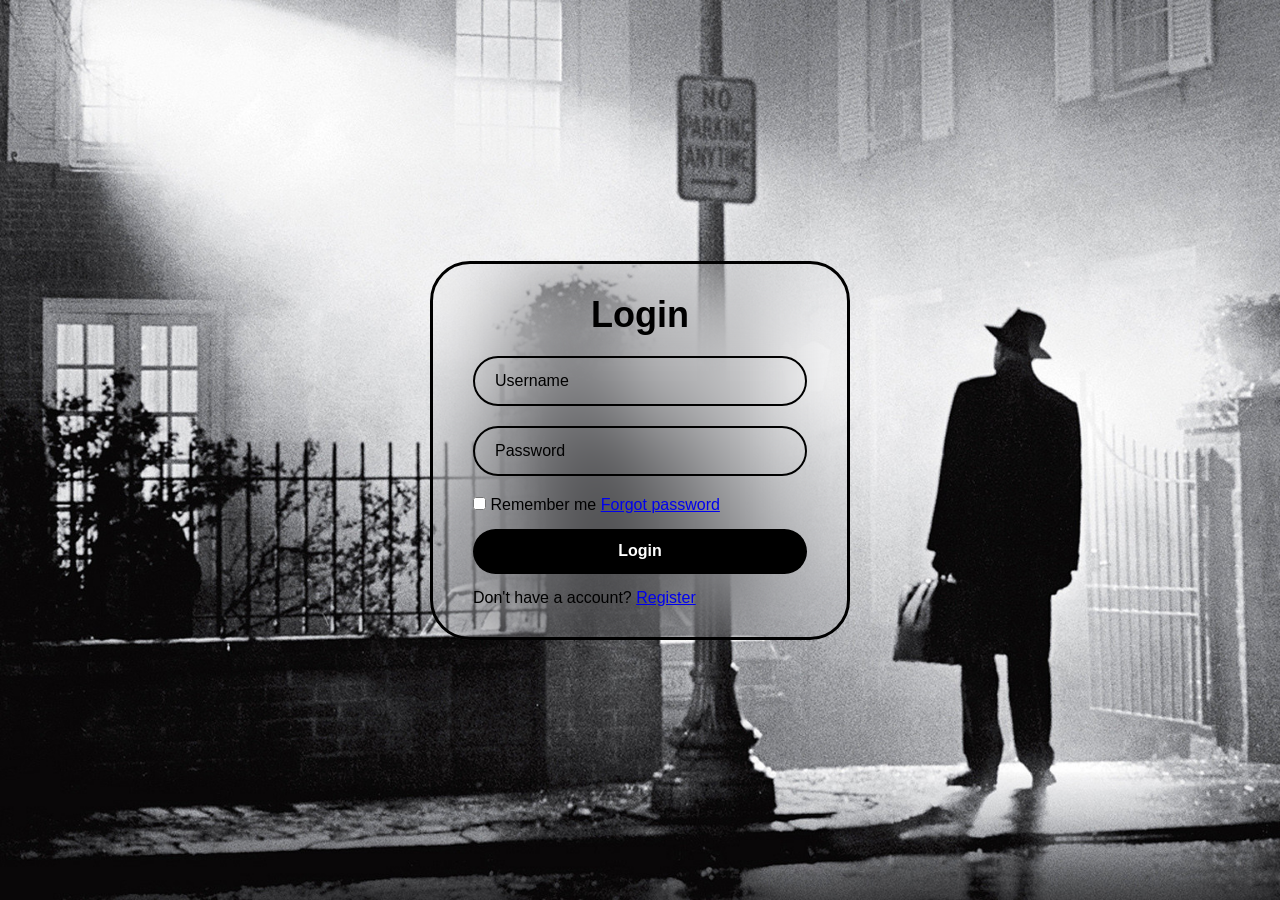
<file: index.html>
<!DOCTYPE html>
<html lang="en">
<head>
    <meta charset="UTF-8">
    <meta name="viewport" content="width=<device-width>, initial-scale=1.0">
    <title>Document</title>
    <link href="styles.css" rel="stylesheet">
</head>
<body>
    <div class="wrapper">
        <form>
            <h1>Login</h1>
            <div class="input-box">
                <input type="text" placeholder="Username" required/>
            </div>
            <div class="input-box">
                <input type="password" placeholder="Password" required/>
            </div>
            <div class="remember-forgot">
                <label>
                    <input type="checkbox"/>
                    Remember me
                </label>
                <a href="https://www.google.com/" target="_blank">Forgot password</a> 
            </div>
            <button type="submit">
                Login
            </button>
            <div class="register-link">
                <p>Don't have a account?
                    <a href="https://www.pudim.com.br" target="_blank">Register</a>
                </p>
            </div>

        </form>
    </div>
</body>
</html>
</file>
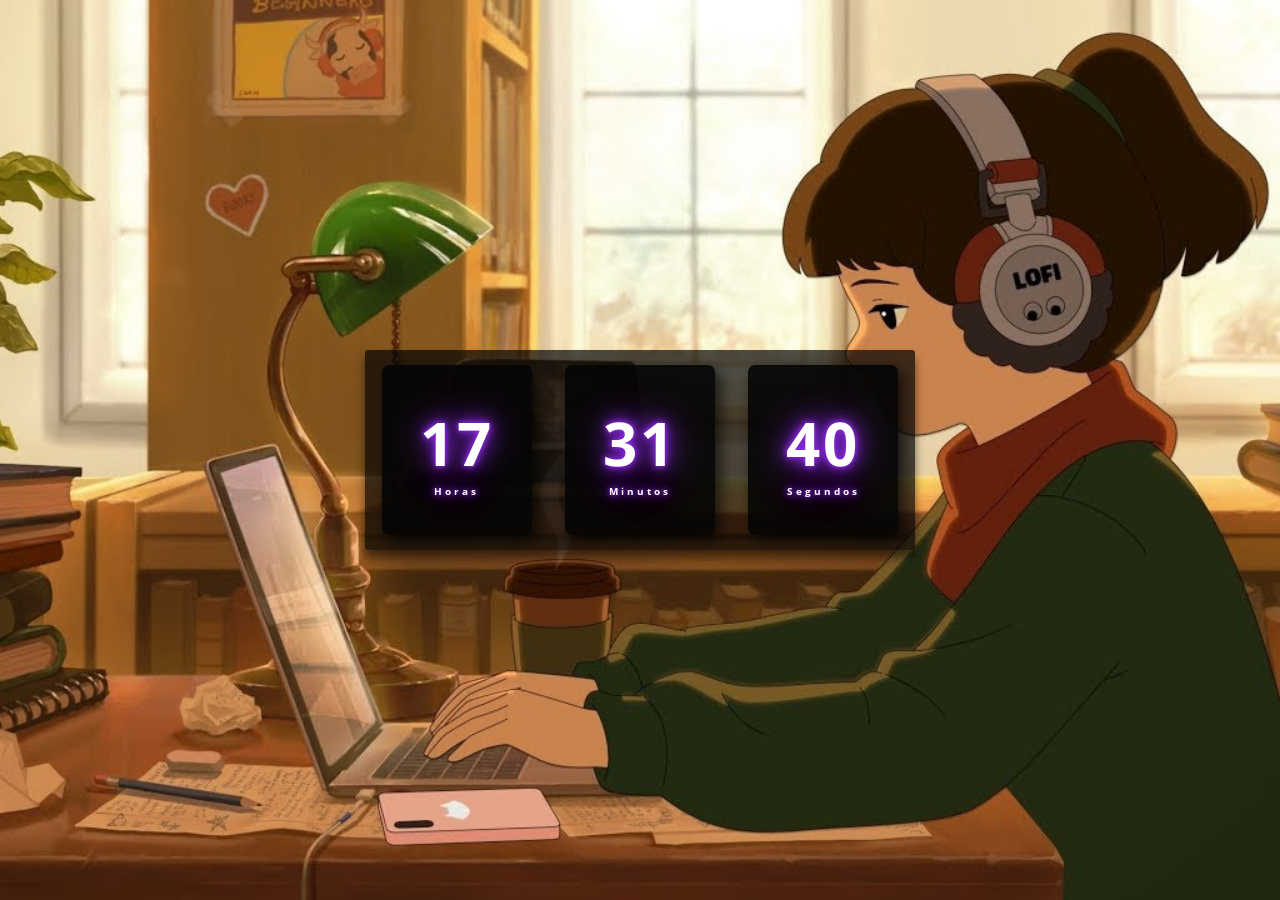
<file: Ex-02/index.html>
<!DOCTYPE html>
<html lang="en">
<head>
    <meta charset="UTF-8">
    <meta name="viewport" content="width=device-width, initial-scale=1.0">
    <link rel="stylesheet" href="styles.css">
    <title>Relógio</title>
</head>
<body>
    <div class="relogio">
        <div>
            <span id="horas"></span>
            <span class="tempo">Horas</span>
        </div>
        <div>
            <span id="minutos"></span>
            <span class="tempo">Minutos</span>
        </div>
        <div>
            <span id="segundos"></span>
            <span class="tempo">Segundos</span>
        </div>
    </div>
    <script src="script.js"></script>
</body>
</html>
</file>
<file: styles.css>
* {
    margin: 0;
    padding: 0;
    box-sizing: border-box;
}

body {
    background: url(exorcista.jpg);
    display: flex;
    align-items: center;
    justify-content: center;
    background-size: cover;
    background-position: center;
    min-height: 100vh;
}

.wrapper {
    background-color: transparent;
    border-radius: 40px;
    border: 3px solid black;
    margin: 20px;
    backdrop-filter: blur(50px);
    width: 420px;
    padding: 30px 40px;
    font-family: 'Poppins', sans-serif;
    h1 {
        font-size: 36px;
        text-align: center;
        color: black;
        margin-bottom: 20px;
    }

    button {
        width: 100%;
        height: 45px;
        border-radius: 40px;
        border: none;
        background: black;
        color: white;
        font-size: 16px;
        font-weight: bold;
        cursor: pointer;
        margin: 15px 0;
    }
}

.input-box{
    width: 100%;
    height: 50px;
    margin-bottom: 20px;
    input{
        background-color: transparent;
        width: 100%;
        height: 100%;
        border: 2px solid black;
        border-radius: 40px;
        font-size: 16px;
        color:black;
        padding: 20px 45px 20px 20px;
    }
    input::placeholder {
        color: black;
    }
}
</file>
<file: Ex-02/styles.css>
@import url('https://fonts.googleapis.com/css2?family=Open+Sans:wght@300;400;500&display=swap');
* {
    margin: 0;
    padding: 0;
    font-family: 'Open Sans', sans-serif;
}

body {
    height: 100vh;
    background: url(maxresdefault.jpg);
    display: flex;
    align-items: center;
    justify-content: center;
    background-size: cover;
    background-position: center;
}

.relogio {
    display: flex;
    align-items: center;
    justify-content: space-around;
    height: 200px;
    width: 550px;
    background: rgba(5, 5, 5, .7);
    border-radius: 3px;
    box-shadow: 0px 8px 10px rgba(0, 0, 0, .5);
}

.relogio div {
    height: 170px;
    width: 150px;
    display: flex;
    flex-direction: column;
    align-items: center;
    justify-content: center;
    color: #fff;
    background: rgba(5, 5, 5, .9);
    box-shadow: 5px 5px 15px rgba(0, 0, 0, .7);
    border-radius: 7px;
    letter-spacing: 3px;
}

.relogio span {
    font-weight: bolder;
    font-size: 60px;
    text-shadow:
        0 0 5px #8a2be2,
        0 0 10px #8a2be2,
        0 0 20px #8a2be2,
        0 0 40px #8a2be2;
}

.relogio span.tempo {
    font-size: 10px;
}
</file>
